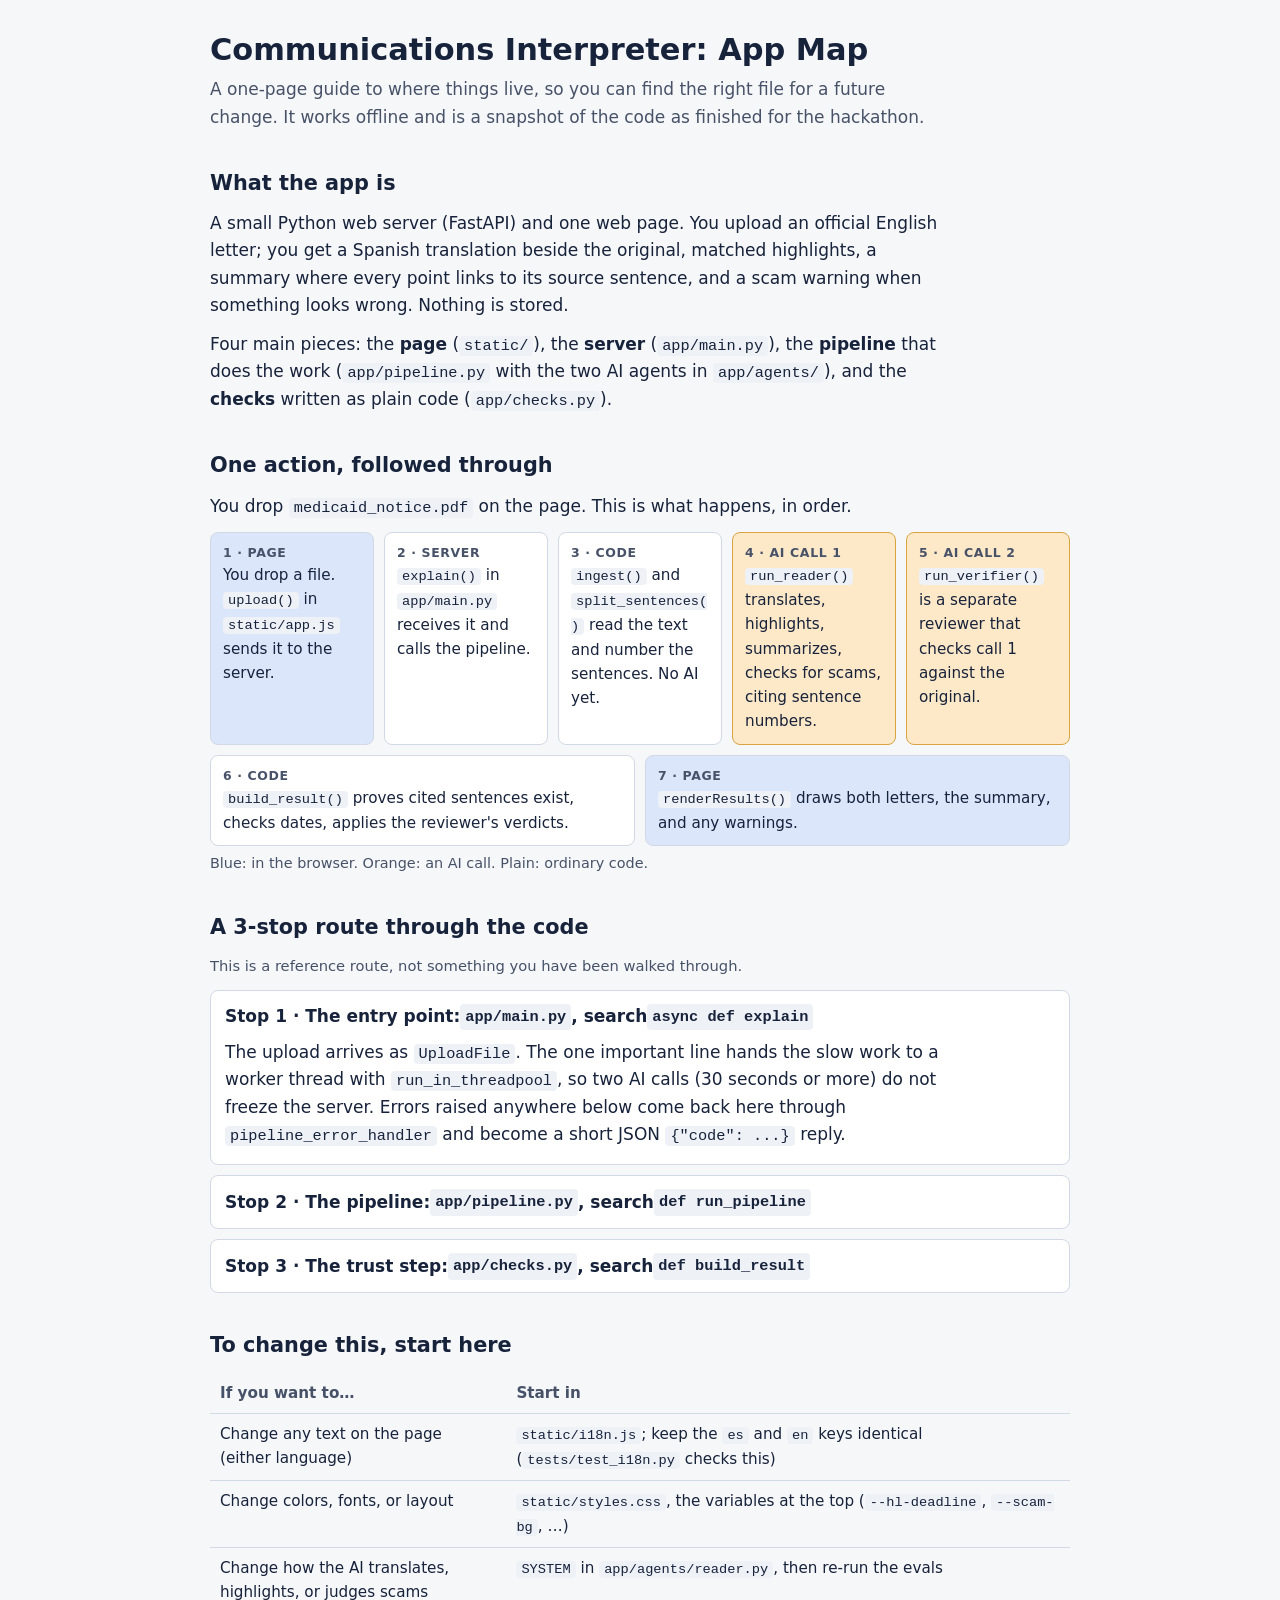
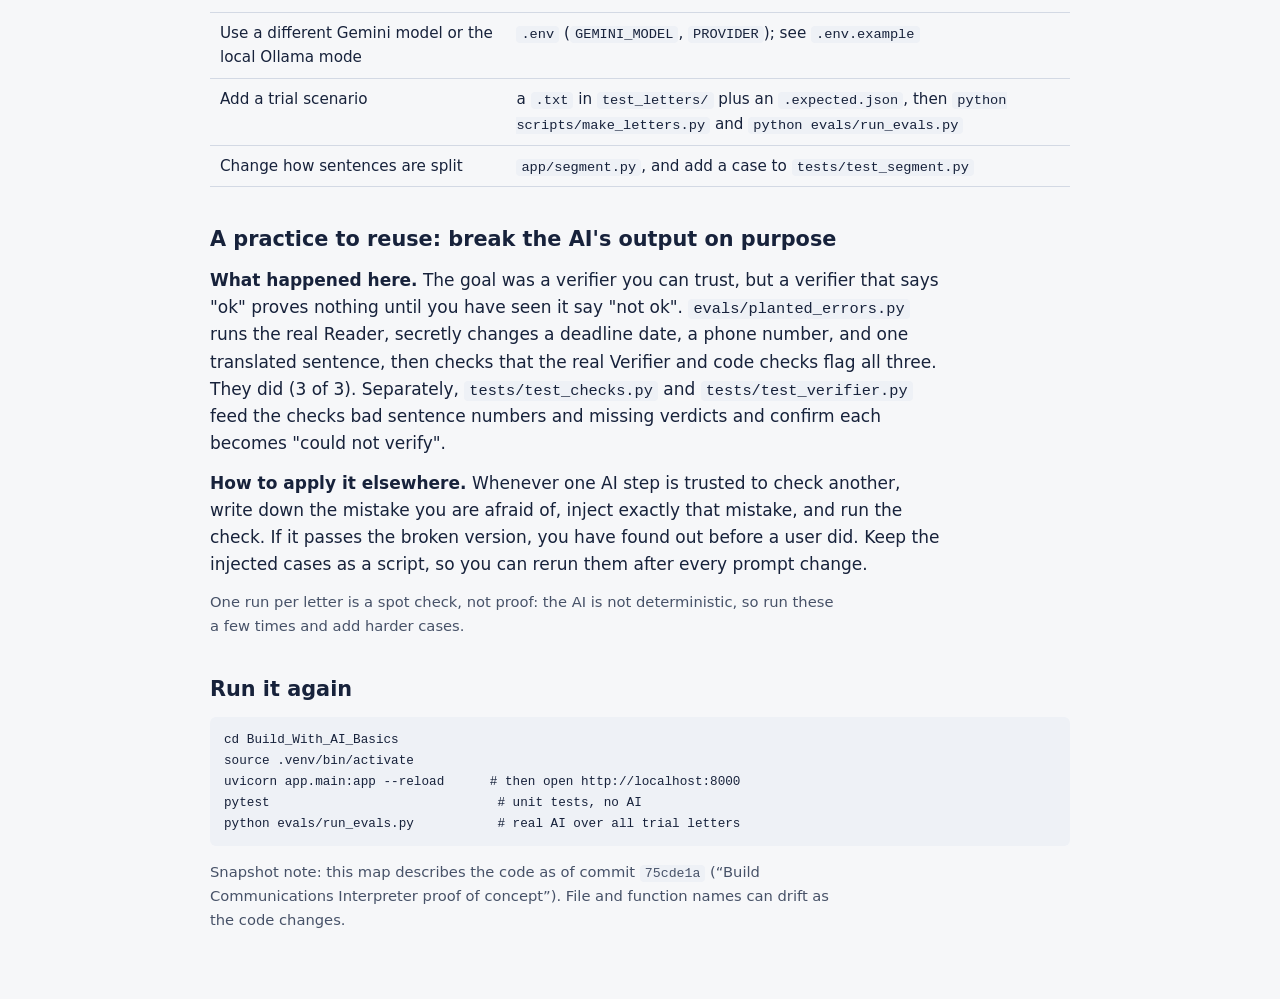
<file: devpost/app-map.html>
<!doctype html>
<html lang="en">
<head>
<meta charset="utf-8">
<meta name="viewport" content="width=device-width, initial-scale=1">
<title>Communications Interpreter: App Map</title>
<style>
  :root { --bg:#f6f7f9; --surface:#fff; --ink:#17223b; --muted:#475268; --line:#d3d9e4; --primary:#1e3a8a; --code:#eef1f6; --ai:#fde8c8; --ai-line:#d9a441; --codeb:#dbe6fb; }
  @media (prefers-color-scheme: dark) {
    :root { --bg:#12161f; --surface:#1a2030; --ink:#e8ecf4; --muted:#a3adc2; --line:#2e3750; --primary:#8fb0ff; --code:#222b40; --ai:#3a2f14; --ai-line:#b8892f; --codeb:#1f2d52; }
  }
  * { box-sizing: border-box; }
  body { margin:0; background:var(--bg); color:var(--ink); font:17px/1.6 system-ui,-apple-system,"Segoe UI",sans-serif; padding:32px 16px 64px; }
  main { max-width: 860px; margin:0 auto; }
  h1 { font-size:1.9rem; line-height:1.2; margin:0 0 8px; text-wrap:balance; }
  h2 { font-size:1.3rem; margin:36px 0 10px; text-wrap:balance; }
  p { max-width:68ch; margin:0 0 12px; text-wrap:pretty; }
  .lede { color:var(--muted); }
  code { font-family:ui-monospace,Menlo,Consolas,monospace; font-size:.9em; background:var(--code); padding:1px 5px; border-radius:4px; }
  pre { background:var(--code); padding:12px 14px; border-radius:6px; overflow-x:auto; font:.88rem/1.5 ui-monospace,Menlo,Consolas,monospace; margin:8px 0 14px; }
  code { overflow-wrap:anywhere; }
  pre code { background:none; padding:0; overflow-wrap:normal; }
  .flow { display:flex; flex-wrap:wrap; gap:10px; align-items:stretch; margin:12px 0 6px; padding:0; list-style:none; counter-reset:s; }
  .flow li { flex:1 1 150px; min-width:0; background:var(--surface); border:1px solid var(--line); border-radius:8px; padding:10px 12px; font-size:.95rem; position:relative; }
  .flow li.ai { background:var(--ai); border-color:var(--ai-line); }
  .flow li.ui { background:var(--codeb); }
  .flow b { display:block; font-size:.78rem; text-transform:uppercase; letter-spacing:.05em; color:var(--muted); }
  .flow code { word-break:break-word; }
  .legend { font-size:.9rem; color:var(--muted); }
  details { background:var(--surface); border:1px solid var(--line); border-radius:8px; padding:4px 14px; margin:10px 0; }
  summary { cursor:pointer; padding:8px 0; font-weight:600; min-height:44px; display:flex; align-items:center; }
  summary:focus-visible, a:focus-visible { outline:3px solid var(--primary); outline-offset:2px; }
  table { width:100%; border-collapse:collapse; font-size:.95rem; }
  th, td { text-align:left; padding:8px 10px; border-bottom:1px solid var(--line); vertical-align:top; }
  th { color:var(--muted); font-weight:600; }
  .tw { overflow-x:auto; }
  .note { font-size:.92rem; color:var(--muted); }
</style>
</head>
<body>
<main>
  <h1>Communications Interpreter: App Map</h1>
  <p class="lede">A one-page guide to where things live, so you can find the right file for a future change. It works offline and is a snapshot of the code as finished for the hackathon.</p>

  <h2>What the app is</h2>
  <p>A small Python web server (FastAPI) and one web page. You upload an official English letter; you get a Spanish translation beside the original, matched highlights, a summary where every point links to its source sentence, and a scam warning when something looks wrong. Nothing is stored.</p>
  <p>Four main pieces: the <strong>page</strong> (<code>static/</code>), the <strong>server</strong> (<code>app/main.py</code>), the <strong>pipeline</strong> that does the work (<code>app/pipeline.py</code> with the two AI agents in <code>app/agents/</code>), and the <strong>checks</strong> written as plain code (<code>app/checks.py</code>).</p>

  <h2>One action, followed through</h2>
  <p>You drop <code>medicaid_notice.pdf</code> on the page. This is what happens, in order.</p>
  <ol class="flow">
    <li class="ui"><b>1 · Page</b>You drop a file. <code>upload()</code> in <code>static/app.js</code> sends it to the server.</li>
    <li><b>2 · Server</b><code>explain()</code> in <code>app/main.py</code> receives it and calls the pipeline.</li>
    <li><b>3 · Code</b><code>ingest()</code> and <code>split_sentences()</code> read the text and number the sentences. No AI yet.</li>
    <li class="ai"><b>4 · AI call 1</b><code>run_reader()</code> translates, highlights, summarizes, checks for scams, citing sentence numbers.</li>
    <li class="ai"><b>5 · AI call 2</b><code>run_verifier()</code> is a separate reviewer that checks call 1 against the original.</li>
    <li><b>6 · Code</b><code>build_result()</code> proves cited sentences exist, checks dates, applies the reviewer's verdicts.</li>
    <li class="ui"><b>7 · Page</b><code>renderResults()</code> draws both letters, the summary, and any warnings.</li>
  </ol>
  <p class="legend">Blue: in the browser. Orange: an AI call. Plain: ordinary code.</p>

  <h2>A 3-stop route through the code</h2>
  <p class="note">This is a reference route, not something you have been walked through.</p>
  <details open>
    <summary>Stop 1 · The entry point: <code>app/main.py</code>, search <code>async def explain</code></summary>
    <p>The upload arrives as <code>UploadFile</code>. The one important line hands the slow work to a worker thread with <code>run_in_threadpool</code>, so two AI calls (30 seconds or more) do not freeze the server. Errors raised anywhere below come back here through <code>pipeline_error_handler</code> and become a short JSON <code>{"code": ...}</code> reply.</p>
  </details>
  <details>
    <summary>Stop 2 · The pipeline: <code>app/pipeline.py</code>, search <code>def run_pipeline</code></summary>
    <p>It reads like the list above: ingest, number the sentences, <code>run_reader</code>, reject non-English or non-letters, <code>run_verifier</code>, then <code>build_result</code>. The agents' prompts are the long strings named <code>SYSTEM</code> in <code>app/agents/reader.py</code> and <code>app/agents/verifier.py</code>; the shapes they must return are the Pydantic models in <code>app/models.py</code> (<code>ReaderOutput</code>, <code>VerifierOutput</code>).</p>
  </details>
  <details>
    <summary>Stop 3 · The trust step: <code>app/checks.py</code>, search <code>def build_result</code></summary>
    <p>This is the project's core idea in code. <code>_clean_summary</code> drops cited sentence numbers that do not exist and marks the point <code>verified: false</code>. <code>date_appears_in</code> confirms the deadline date really appears in the cited sentence. <code>apply_verifier</code> merges the reviewer's verdicts. Anything not confirmed is shown on the page with a "could not verify" label (<code>unverified</code> in <code>static/i18n.js</code>), never silently trusted.</p>
  </details>

  <h2>To change this, start here</h2>
  <div class="tw">
  <table>
    <tr><th>If you want to…</th><th>Start in</th></tr>
    <tr><td>Change any text on the page (either language)</td><td><code>static/i18n.js</code>; keep the <code>es</code> and <code>en</code> keys identical (<code>tests/test_i18n.py</code> checks this)</td></tr>
    <tr><td>Change colors, fonts, or layout</td><td><code>static/styles.css</code>, the variables at the top (<code>--hl-deadline</code>, <code>--scam-bg</code>, …)</td></tr>
    <tr><td>Change how the AI translates, highlights, or judges scams</td><td><code>SYSTEM</code> in <code>app/agents/reader.py</code>, then re-run the evals</td></tr>
    <tr><td>Use a different Gemini model or the local Ollama mode</td><td><code>.env</code> (<code>GEMINI_MODEL</code>, <code>PROVIDER</code>); see <code>.env.example</code></td></tr>
    <tr><td>Add a trial scenario</td><td>a <code>.txt</code> in <code>test_letters/</code> plus an <code>.expected.json</code>, then <code>python scripts/make_letters.py</code> and <code>python evals/run_evals.py</code></td></tr>
    <tr><td>Change how sentences are split</td><td><code>app/segment.py</code>, and add a case to <code>tests/test_segment.py</code></td></tr>
  </table>
  </div>

  <h2>A practice to reuse: break the AI's output on purpose</h2>
  <p><strong>What happened here.</strong> The goal was a verifier you can trust, but a verifier that says "ok" proves nothing until you have seen it say "not ok". <code>evals/planted_errors.py</code> runs the real Reader, secretly changes a deadline date, a phone number, and one translated sentence, then checks that the real Verifier and code checks flag all three. They did (3 of 3). Separately, <code>tests/test_checks.py</code> and <code>tests/test_verifier.py</code> feed the checks bad sentence numbers and missing verdicts and confirm each becomes "could not verify".</p>
  <p><strong>How to apply it elsewhere.</strong> Whenever one AI step is trusted to check another, write down the mistake you are afraid of, inject exactly that mistake, and run the check. If it passes the broken version, you have found out before a user did. Keep the injected cases as a script, so you can rerun them after every prompt change.</p>
  <p class="note">One run per letter is a spot check, not proof: the AI is not deterministic, so run these a few times and add harder cases.</p>

  <h2>Run it again</h2>
  <pre><code>cd Build_With_AI_Basics
source .venv/bin/activate
uvicorn app.main:app --reload      # then open http://localhost:8000
pytest                              # unit tests, no AI
python evals/run_evals.py           # real AI over all trial letters</code></pre>
  <p class="note">Snapshot note: this map describes the code as of commit <code>75cde1a</code> (&ldquo;Build Communications Interpreter proof of concept&rdquo;). File and function names can drift as the code changes.</p>
</main>
</body>
</html>
</file>
